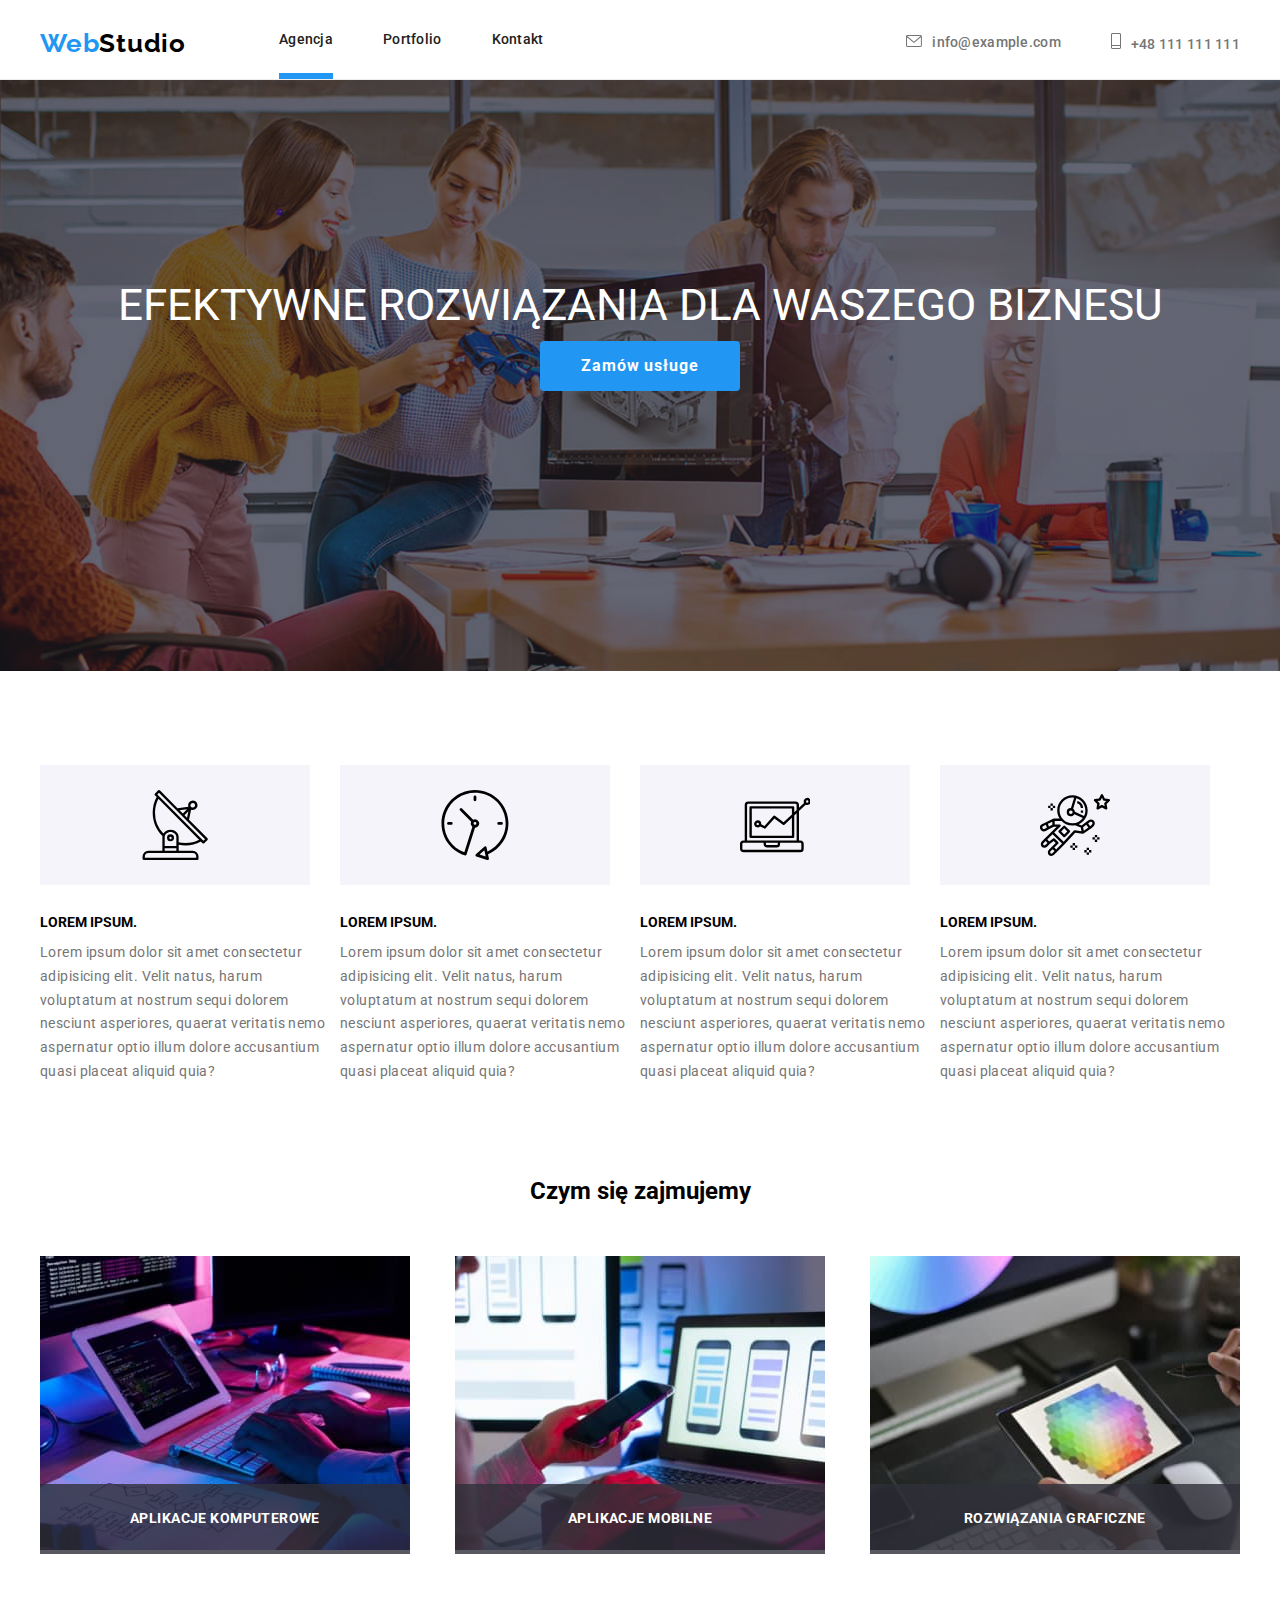
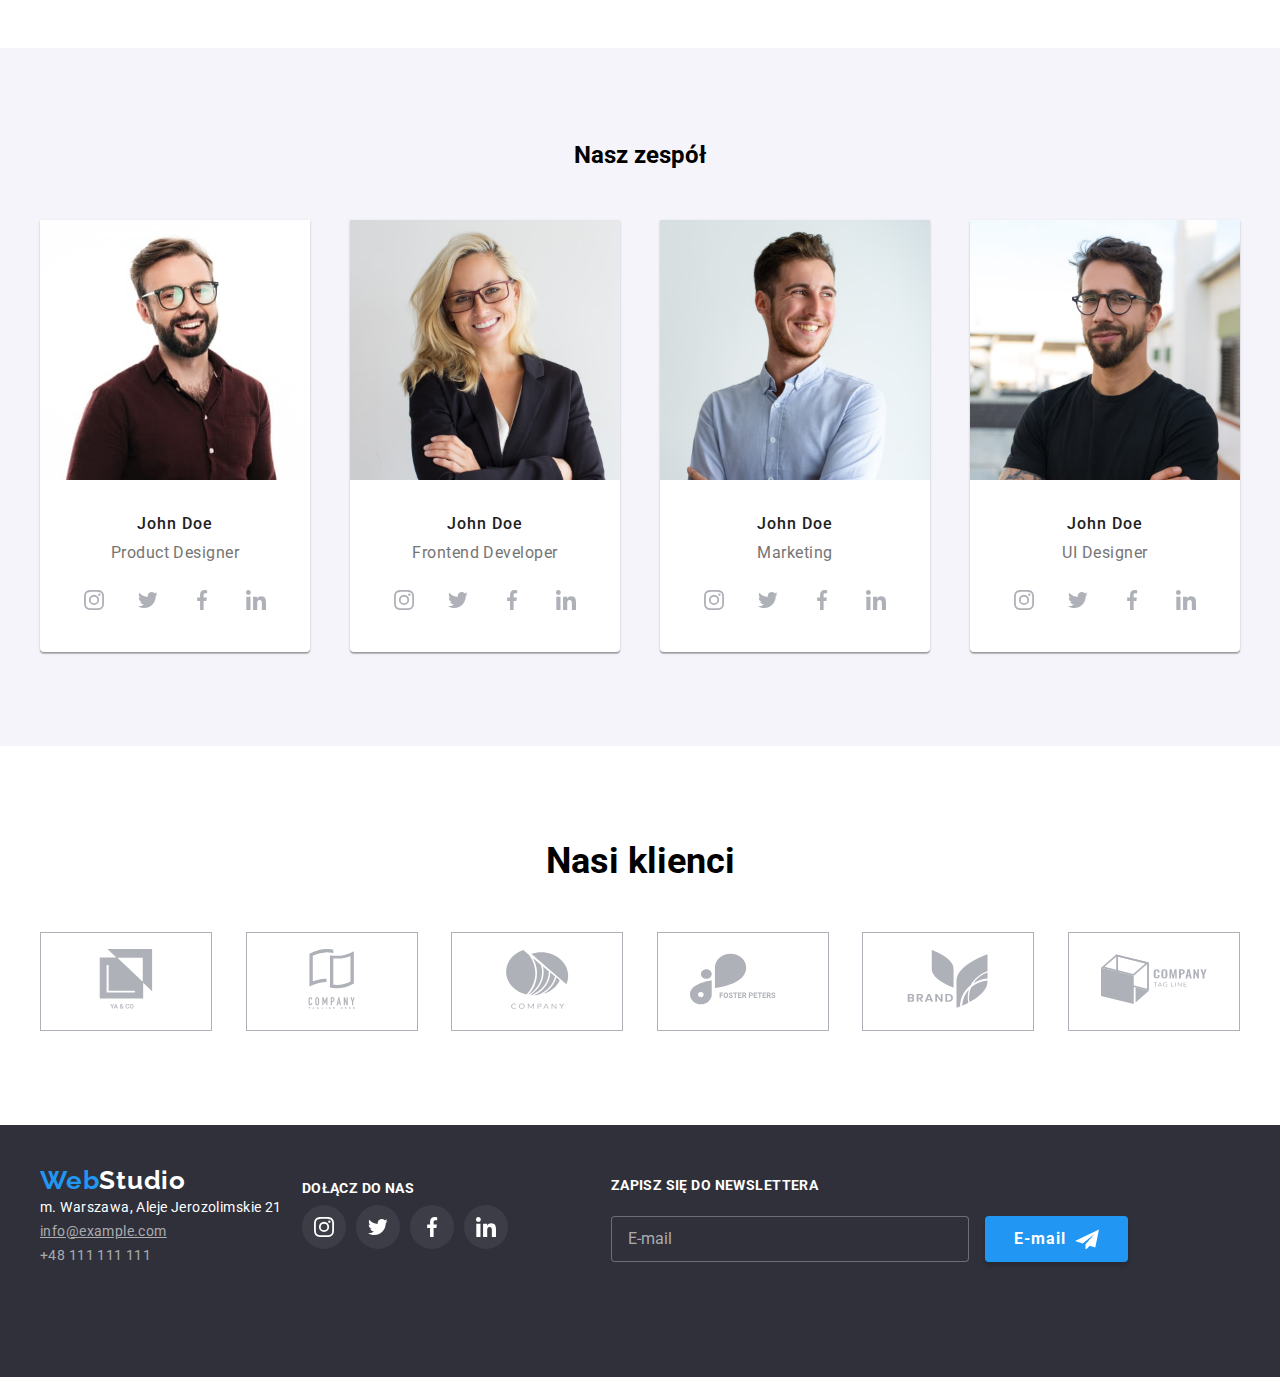
<file: index.html>
<!DOCTYPE html>
<html lang="en">

<head>
  <meta charset="UTF-8" />
  <meta http-equiv="X-UA-Compatible" content="IE=edge" />
  <meta name="viewport" content="width=device-width, initial-scale=1.0" />
  <title>goit-markup-hw-05</title>
  <link href="https://fonts.googleapis.com/css2?family=Raleway:wght@700&family=Roboto:wght@400;500;700;900&display=swap"
    rel="stylesheet" />
  <link rel="stylesheet" href="https://cdnjs.cloudflare.com/ajax/libs/modern-normalize/1.1.0/modern-normalize.css" />
  <link rel="stylesheet" href="./css/styles.css" />
</head>

<body>
  <header class="header">
    <div class="container nav-flex">
      <nav class="header-nav"></nav>
      <a href="index.html" class="link logo-blue">Web<span class="logo-black">Studio</span></a>
      <ul class="header-nav-list list">
        <li class="header-nav-item">
          <a href="index.html" class="link agencja-button active">Agencja</a>
        </li>
        <li class="header-nav-item">
          <a href="portfolio.html" class="link portfolio-button">Portfolio</a>
        </li>
        <li class="header-nav-item"><a href="Kontakt" class="link kontakty-button">Kontakt</a></li>
      </ul>
      </nav>
      <ul class="header-contact-list list">
        <li class="header-contact-item">
          <a href="mailto:info@example.com" class="link address-header"><svg class="contact-icon" width="16"
              height="12">
              <use href="./images/icons.svg#icon-envelope"></use>
            </svg>info@example.com</a>
        </li>
        <li class="header-contact-item">
          <a href="tel:+48111111111" class="link address-header"><svg class="contact-icon" width="10" height="16">
              <use href="./images/icons.svg#icon-mobile"></use>
            </svg>+48 111 111 111</a>
        </li>
      </ul>
    </div>
  </header>
  <main>
    <section class="main-section">
      <h class="main-selection-h1">
        EFEKTYWNE ROZWIĄZANIA DLA WASZEGO BIZNESU
        </h1><br />
        <button class="button-main" type="button" data-modal-open>Zamów usługe</button>
    </section>
    <section class="middle-section">
      <div class="container">
        <ul class="list middle-list">
          <li class="middle-item">
            <div class="middle-icon">
              <svg class="features-icon" width="70" height="70">
                <use href="./images/icons.svg#icon-antenna"></use>
              </svg>
            </div>
            <h4 class="middle-title">Lorem ipsum.</h4>
            <p class="middle-text">
              Lorem ipsum dolor sit amet consectetur adipisicing elit. Velit
              natus, harum voluptatum at nostrum sequi dolorem nesciunt
              asperiores, quaerat veritatis nemo aspernatur optio illum dolore
              accusantium quasi placeat aliquid quia?
            </p>
          </li>
          <li class="middle-item">
            <div class="middle-icon">
              <svg class="features-icon" width="70" height="70">
                <use href="./images/icons.svg#icon-clock"></use>
              </svg>
            </div>

            <h4 class="middle-title">Lorem ipsum.</h4>
            <p class="middle-text">
              Lorem ipsum dolor sit amet consectetur adipisicing elit. Velit
              natus, harum voluptatum at nostrum sequi dolorem nesciunt
              asperiores, quaerat veritatis nemo aspernatur optio illum dolore
              accusantium quasi placeat aliquid quia?
            </p>
          </li>
          <li class="middle-item">
            <div class="middle-icon">
              <svg class="features-icon" width="70" height="70">
                <use href="./images/icons.svg#icon-diagram"></use>
              </svg>
            </div>
            <h4 class="middle-title">Lorem ipsum.</h4>
            <p class="middle-text">
              Lorem ipsum dolor sit amet consectetur adipisicing elit. Velit
              natus, harum voluptatum at nostrum sequi dolorem nesciunt
              asperiores, quaerat veritatis nemo aspernatur optio illum dolore
              accusantium quasi placeat aliquid quia?
            </p>
          </li>
          <li class="middle-item">
            <div class="middle-icon">
              <svg class="features-icon" width="70" height="70">
                <use href="./images/icons.svg#icon-astronaut"></use>
              </svg>
            </div>
            <h4 class="middle-title">Lorem ipsum.</h4>
            <p class="middle-text">
              Lorem ipsum dolor sit amet consectetur adipisicing elit. Velit
              natus, harum voluptatum at nostrum sequi dolorem nesciunt
              asperiores, quaerat veritatis nemo aspernatur optio illum dolore
              accusantium quasi placeat aliquid quia?
            </p>
          </li>
        </ul>
      </div>
    </section>
    <section class="work-section">
      <div class="container">
        <h2 class="section-title">Czym się zajmujemy</h2>
        <ul class="work-list list">
          <li class="work-item">
            <img src="images/ipad_chart_op.jpg" alt="Pisanie kodu na urządzeniach mobilnych" width="370" height="294" />
            <p class="work-text">APLIKACJE KOMPUTEROWE</p>
          </li>
          <li class="work-item">
            <img src="images/iphone_op.jpg" alt="Układanie layout na urządzenia mobilne" width="370" height="294" />
            <p class="work-text">APLIKACJE MOBILNE</p>
          </li>
          <li class="work-item">
            <img src="images/ipad_rgb_op.jpg" alt="Wybór kolorów z palety" width="370" height="294" />
            <p class="work-text">ROZWIĄZANIA GRAFICZNE</p>
          </li>
        </ul>
      </div>
    </section>
    <section class="team-section">
      <div class="container">
        <h2 class="section-title">Nasz zespół</h2>
        <ul class="team-list list">
          <li class="team-item">
            <img src="images/prod_designer_op.jpg" alt="Product Designer" width="270" height="260" />
            <div class="team-whole">
              <h3 class="team-people">John Doe</h3>
              <p class="team-possition">Product Designer</p>
              <ul class="social-list list">
                <li class="social-item">
                  <a class="social-link link" href="">
                    <svg class="social-icon" width="20" height="20">
                      <use href="./images/icons.svg#icon-instagram"></use>
                    </svg>
                  </a>
                </li>

                <li class="social-item">
                  <a class="social-link link" href="">
                    <svg class="social-icon" width="20" height="20">
                      <use href="./images/icons.svg#icon-twitter"></use>
                    </svg>
                  </a>
                </li>

                <li class="social-item">
                  <a class="social-link link" href="">
                    <svg class="social-icon" width="20" height="20">
                      <use href="./images/icons.svg#icon-facebook"></use>
                    </svg>
                  </a>
                </li>

                <li class="social-item">
                  <a class="social-link link" href="">
                    <svg class="social-icon" width="20" height="20">
                      <use href="./images/icons.svg#icon-linkedin"></use>
                    </svg>
                  </a>
                </li>
              </ul>
            </div>
          </li>
          <li class="team-item">
            <img src="images/developer_op.jpg" alt="Frontend Developer" width="270" height="260" />
            <div class="team-whole">
              <h3 class="team-people">John Doe</h3>
              <p class="team-possition">Frontend Developer</p>
              <ul class="social-list list">
                <li class="social-item">
                  <a class="social-link link" href="">
                    <svg class="social-icon" width="20" height="20">
                      <use href="./images/icons.svg#icon-instagram"></use>
                    </svg>
                  </a>
                </li>

                <li class="social-item">
                  <a class="social-link link" href="">
                    <svg class="social-icon" width="20" height="20">
                      <use href="./images/icons.svg#icon-twitter"></use>
                    </svg>
                  </a>
                </li>

                <li class="social-item">
                  <a class="social-link link" href="">
                    <svg class="social-icon" width="20" height="20">
                      <use href="./images/icons.svg#icon-facebook"></use>
                    </svg>
                  </a>
                </li>

                <li class="social-item">
                  <a class="social-link link" href="">
                    <svg class="social-icon" width="20" height="20">
                      <use href="./images/icons.svg#icon-linkedin"></use>
                    </svg>
                  </a>
                </li>
              </ul>
            </div>
          </li>
          <li class="team-item">
            <img src="images/masrketing_op.jpg" alt="Marketing" width="270" height="260" />
            <div class="team-whole">
              <h3 class="team-people">John Doe</h3>
              <p class="team-possition">Marketing</p>
              <ul class="social-list list">
                <li class="social-item">
                  <a class="social-link link" href="">
                    <svg class="social-icon" width="20" height="20">
                      <use href="./images/icons.svg#icon-instagram"></use>
                    </svg>
                  </a>
                </li>

                <li class="social-item">
                  <a class="social-link link" href="">
                    <svg class="social-icon" width="20" height="20">
                      <use href="./images/icons.svg#icon-twitter"></use>
                    </svg>
                  </a>
                </li>

                <li class="social-item">
                  <a class="social-link link" href="">
                    <svg class="social-icon" width="20" height="20">
                      <use href="./images/icons.svg#icon-facebook"></use>
                    </svg>
                  </a>
                </li>

                <li class="social-item">
                  <a class="social-link link" href="">
                    <svg class="social-icon" width="20" height="20">
                      <use href="./images/icons.svg#icon-linkedin"></use>
                    </svg>
                  </a>
                </li>
              </ul>
            </div>
          </li>
          <li class="team-item">
            <img src="images/ui_designer_op.jpg" alt="UI Designer" width="270" height="260" />
            <div class="team-whole">
              <h3 class="team-people">John Doe</h3>
              <p class="team-possition">UI Designer</p>
              <ul class="social-list list">
                <li class="social-item">
                  <a class="social-link link" href="">
                    <svg class="social-icon" width="20" height="20">
                      <use href="./images/icons.svg#icon-instagram"></use>
                    </svg>
                  </a>
                </li>

                <li class="social-item">
                  <a class="social-link link" href="">
                    <svg class="social-icon" width="20" height="20">
                      <use href="./images/icons.svg#icon-twitter"></use>
                    </svg>
                  </a>
                </li>

                <li class="social-item">
                  <a class="social-link link" href="">
                    <svg class="social-icon" width="20" height="20">
                      <use href="./images/icons.svg#icon-facebook"></use>
                    </svg>
                  </a>
                </li>

                <li class="social-item">
                  <a class="social-link link" href="">
                    <svg class="social-icon" width="20" height="20">
                      <use href="./images/icons.svg#icon-linkedin"></use>
                    </svg>
                  </a>
                </li>
              </ul>
            </div>
          </li>
        </ul>
      </div>
    </section>
    <section class="client-section">
      <div class="container">
        <h2 class="client-title">Nasi klienci</h2>
        <ul class="client-list list">
          <li class="client-item">
            <a class="client-link link" href="">
              <svg class="client-icon" width="106" height="60">
                <use href="./images/icons.svg#icon-yaco"></use>
              </svg>
            </a>
          </li>

          <li class="client-item">
            <a class="client-link link" href="">
              <svg class="client-icon" width="106" height="60">
                <use href="./images/icons.svg#icon-company"></use>
              </svg>
            </a>
          </li>

          <li class="client-item">
            <a class="client-link link" href="">
              <svg class="client-icon" width="106" height="60">
                <use href="./images/icons.svg#icon-company2"></use>
              </svg>
            </a>
          </li>

          <li class="client-item">
            <a class="client-link link" href="">
              <svg class="client-icon" width="106" height="60">
                <use href="./images/icons.svg#icon-foster"></use>
              </svg>
            </a>
          </li>

          <li class="client-item">
            <a class="client-link link" href="">
              <svg class="client-icon" width="106" height="60">
                <use href="./images/icons.svg#icon-brand"></use>
              </svg>
            </a>
          </li>

          <li class="client-item">
            <a class="client-link link" href="">
              <svg class="client-icon" width="106" height="60">
                <use href="./images/icons.svg#icon-tag"></use>
              </svg>
            </a>
          </li>
        </ul>
      </div>
    </section>
  </main>
  <footer class="footer">
    <div class="container">
      <div class="footer-con">
        <div>
          <a href="index.html" class="link logo-blue">Web<span class="logo-white">Studio</span></a>
          <address class="">
            <ul class="list">
              <li class="address-footer">m. Warszawa, Aleje Jerozolimskie 21</li>
              <li>
                <a href="mailto:info@example.com" class="link link-footer">info@example.com</a>
              </li>
              <li>
                <a href="tel:+48111111111" class="link footer-tel">+48 111 111 111</a>
              </li>
            </ul>
          </address>
        </div>
        <div class="footer-social-flex">
          <p class="footer-p-text">DOŁĄCZ DO NAS</p>
          <ul class="footer-list list">
            <li>
              <a class="footer-link" href="https://www.instagram.com/">
                <svg class="footer-icon" width="20" height="20">
                  <use href="./images/icons.svg#icon-instagram"></use>
                </svg>
              </a>
            </li>
            <li>
              <a class="footer-link" href="https://twitter.com/">
                <svg class="footer-icon" width="20" height="20">
                  <use href="./images/icons.svg#icon-twitter"></use>
                </svg>
              </a>
            </li>
            <li>
              <a class="footer-link" href="https://www.facebook.com/">
                <svg class="footer-icon" width="20" height="20">
                  <use href="./images/icons.svg#icon-facebook"></use>
                </svg>
              </a>
            </li>
            <li>
              <a class="footer-link" href="https://www.linkedin.com/">
                <svg class="footer-icon" width="20" height="20">
                  <use href="./images/icons.svg#icon-linkedin"></use>
                </svg>
              </a>
            </li>
          </ul>
        </div>
        <div class="footer-submit">
          <p class="footer-submit-text">ZAPISZ SIĘ DO NEWSLETTERA</p>
          <div class="footer-submit-form">
            <label class="footer-submit-label" for="submit-mail"></label>
            <input class="footer-submit-input" type="email" name="submit-mail" id="submit-mail" placeholder="E-mail">
            <button class="footer-submit-btn" type="submit">E-mail</button>
          </div>
      </div>
    </div>
  </footer>
  <div class="backdrop is-hidden" data-modal>
    <div class="modal">
        <button type="button" class="close-btn" data-modal-close>
          <svg class= width="11" height="11">
            <use href="./images/icons.svg#icon-vector"></use>
          </svg>
        </button>
        <form class="form">
          <span class="form-title">Zostaw swoje dane w formularzu poniżej</span>
               
          <div class="form-field top-title">
            <label class="form-label" for="name">Imie</label>
            <input class="form-input" type="text" name="name" id="name" required>
            <svg class="input-icon" width="12" height="12">
              <use
                  href="./images/icons.svg#icon-name"
              ></use>
            </svg>
          </div>
          <div class="form-field">
            <label class="form-label" for="tel">Telefon</label>
            <input class="form-input" type="tel" name="tel" id="tel" required>
            <svg class="input-icon" width="12" height="12">
              <use
                  href="./images/icons.svg#icon-tel"
              ></use>
            </svg>
          </div>
          <div class="form-field">
            <label class="form-label" for="email">Email</label>
            <input class="form-input" type="email" name="email" id="email" required>
            <svg class="input-icon" width="12" height="12">
              <use
                  href="./images/icons.svg#icon-mail"
              ></use>
            </svg>
          </div>
          <div class="form-field">
            <label class="comment-label" for="comment">Komentarz</label>
            <textarea class="comment" name="comment" id="comment" rows="9" placeholder="Wprowadź tekst"></textarea>
          </div>
          <div class="form-field-chek">
            
            <label class="policy-label" for="policy"></a> 
              <input class="form-checkbox" type="checkbox" name="policy" id="policy" required>
              <span class="icon-chek"></span>
              Oświadczam iż akceptuję <a class="policy-link" href=" ">Regulamin</a>&nbsp;i<a class="policy-link" href="">Politykę Prywatności</a>
            </label>
          </div>
          <button class="form-btn" type="submit">Wyślij</button>
        </form>
    </div>
  </div>
  <script src="./js/modal.js"></script>
</body>

</html>
</file>
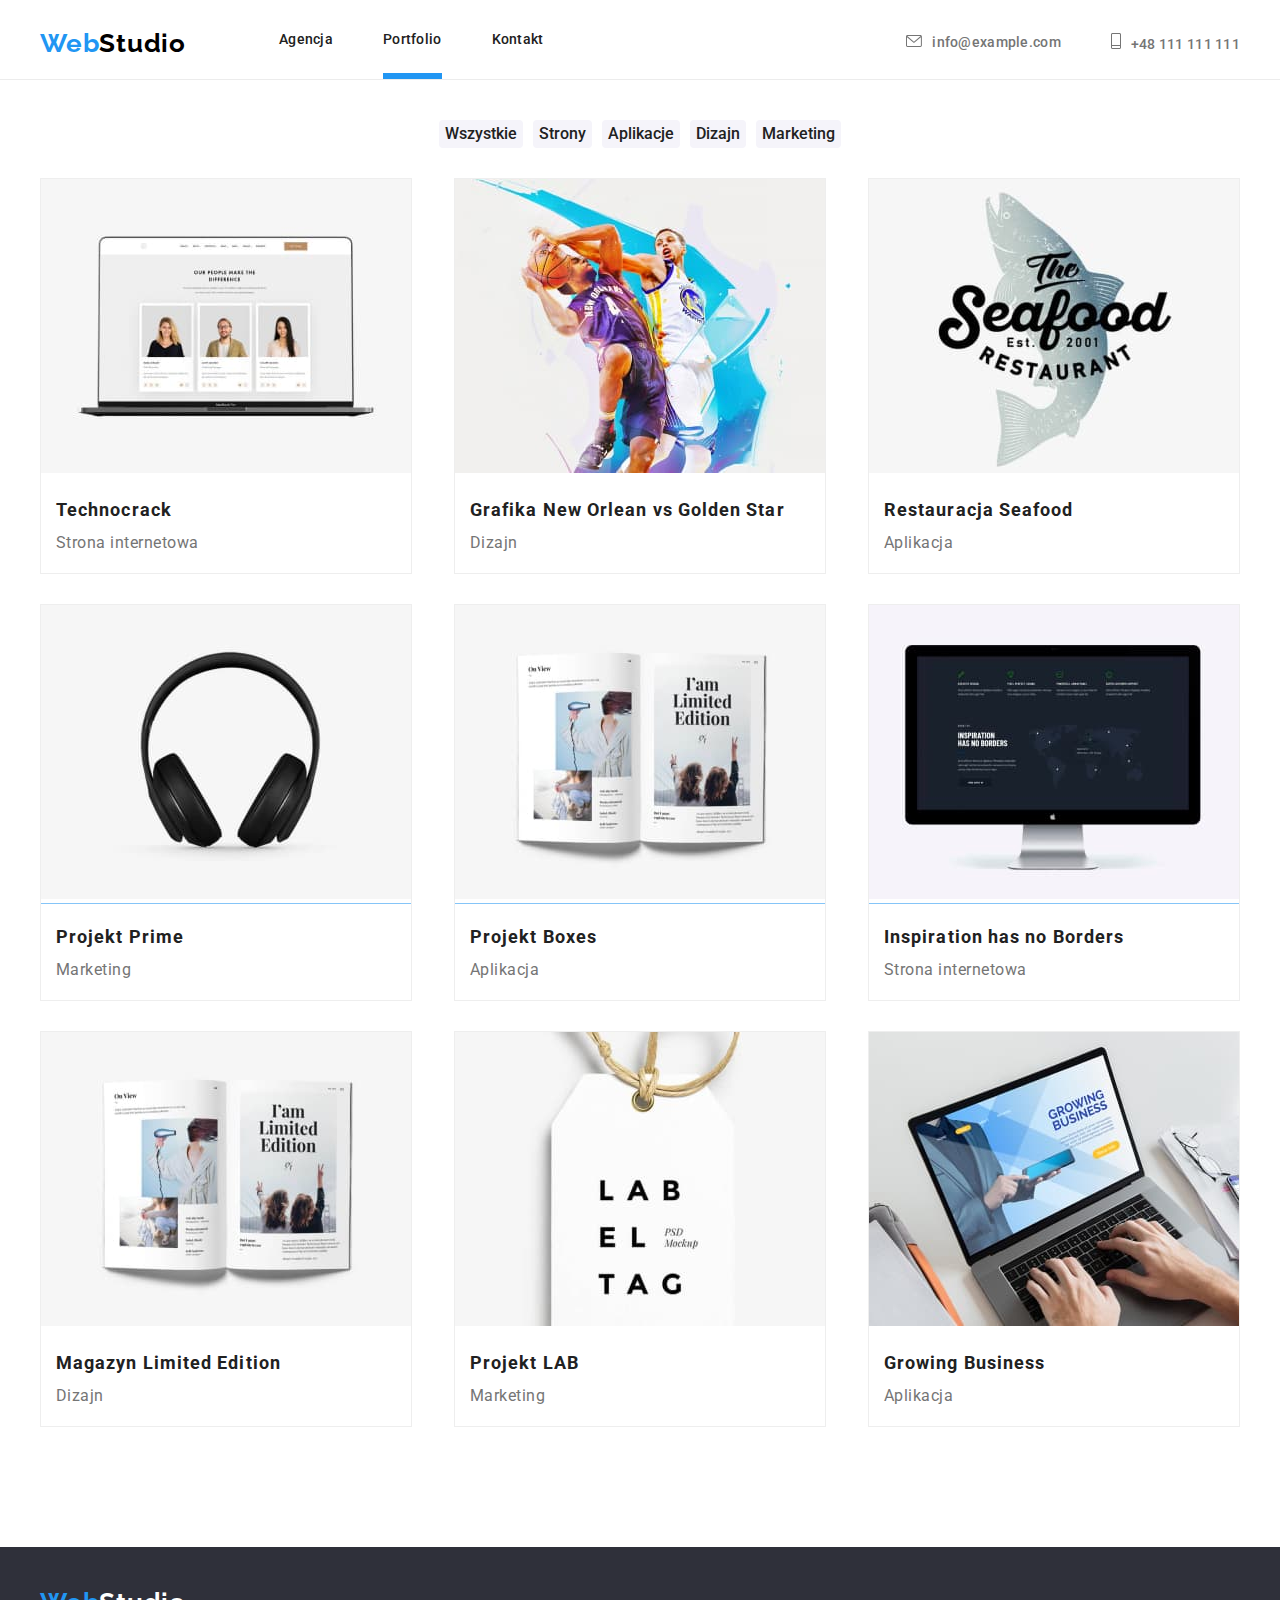
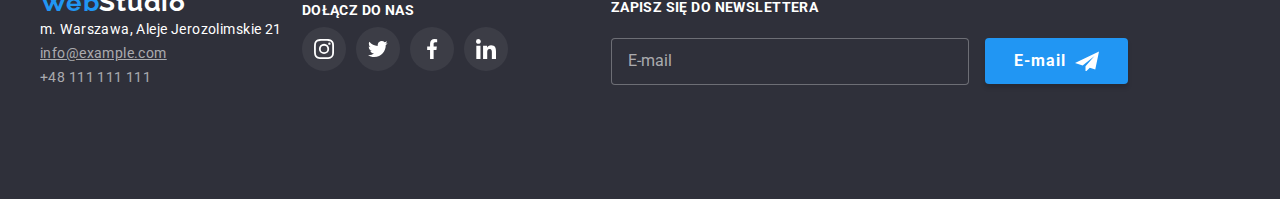
<file: portfolio.html>
<!DOCTYPE html>
<html lang="en">

<head>
  <meta charset="UTF-8" />
  <meta http-equiv="X-UA-Compatible" content="IE=edge" />
  <meta name="viewport" content="width=device-width, initial-scale=1.0" />
  <title>goit-markup-hw-05</title>
  <link href="https://fonts.googleapis.com/css2?family=Raleway:wght@700&family=Roboto:wght@400;500;700;900&display=swap"
    rel="stylesheet" />
    <link rel="stylesheet" href="https://cdnjs.cloudflare.com/ajax/libs/modern-normalize/1.1.0/modern-normalize.css" />
  <link rel="stylesheet" href="./css/styles.css" />
</head>

<body>
  <header class="header">
    <div class="container nav-flex">
      <nav class="header-nav"></nav>
      <a href="index.html" class="link logo-blue">Web<span class="logo-black">Studio</span></a>

      <ul class="header-nav-list list">
        <li class="header-nav-item">
          <a href="index.html" class="link agencja-button">Agencja</a>
        </li>
        <li class="header-nav-item">
          <a href="portfolio.html" class="link portfolio-button active">Portfolio</a>
        </li>
        <li class="header-nav-item"><a href="Kontakt" class="link kontakty-button">Kontakt</a></li>
      </ul>
      </nav>
      <ul class="header-contact-list list">
        <li class="header-contact-item">
          <a href="mailto:info@example.com" class="link address-header"><svg class="contact-icon" width="16"
              height="12">
              <use href="./images/icons.svg#icon-envelope"></use>
            </svg>info@example.com</a>
        </li>
        <li class="header-contact-item">
          <a href="tel:+48111111111" class="link address-header"><svg class="contact-icon" width="10" height="16">
              <use href="./images/icons.svg#icon-mobile"></use>
            </svg>+48 111 111 111</a>
        </li>
      </ul>
    </div>
  </header>
  <main>
    <section class="portfolio-section">
      <div class="container">
        <ul class="list portfolio-button-list">
          <li class="portfolio-button-space"><button class="button" type="button">Wszystkie</button></li>
          <li class="portfolio-button-space"><button class="button" type="button">Strony</button></li>
          <li class="portfolio-button-space"><button class="button" type="button">Aplikacje</button></li>
          <li class="portfolio-button-space"><button class="button" type="button">Dizajn</button></li>
          <li class="portfolio-button-space"><button class="button" type="button">Marketing</button></li>
        </ul>
      </div>
    </section>
    <section>
      <div class="container">
        <ul class="list portfolio-list">
          <li class="portfolio-item">
            <div class="portfolio-pop">
            <img src="images/laptop_op.jpg" alt="Laptop" width="370" height="294" />
            <div class="portfolio-overlay">
              <p class="portfolio-text">Lorem ipsum dolor sit, amet consectetur adipisicing elit. Animi exercitationem maiores doloremque ut, culpa itaque, laboriosam id, voluptate voluptas molestiae ratione vero accusantium alias odio doloribus at amet dolorem beatae.</p>
            </div>
          </div>
            <div class="portfolio-border">
              <h3 class="link">Technocrack</h3>
              <p class="link">Strona internetowa</p>
            </div>
          </li>
          <li class="portfolio-item">
            <div class="portfolio-pop">
            <img src="images/basketball_op.jpg" alt="Playing basketball" width="370" height="294" />
            <div class="portfolio-overlay">
              <p class="portfolio-text">Lorem ipsum dolor sit, amet consectetur adipisicing elit. Animi exercitationem maiores doloremque ut, culpa itaque, laboriosam id, voluptate voluptas molestiae ratione vero accusantium alias odio doloribus at amet dolorem beatae.</p>
            </div>
          </div>
            <div class="portfolio-border">
              <h3 class="link">Grafika New Orlean vs Golden Star</h3>
              <p class="link">Dizajn</p>
            </div>
          </li>
          <li class="portfolio-item">
            <div class="portfolio-pop">
            <img src="images/seafood_op.jpg" alt="Seafood poster" width="370" height="294" />
            <div class="portfolio-overlay">
              <p class="portfolio-text">Lorem ipsum dolor sit, amet consectetur adipisicing elit. Animi exercitationem maiores doloremque ut, culpa itaque, laboriosam id, voluptate voluptas molestiae ratione vero accusantium alias odio doloribus at amet dolorem beatae.</p>
            </div>
          </div>
            <div class="portfolio-border">
              <h3 class="link">Restauracja Seafood</h3>
              <p class="link">Aplikacja</p>
            </div>
          </li>
          <li class="portfolio-item">
            <div class="portfolio-pop">
            <img src="images/headphones_op.jpg" alt="Headphones" width="370" height="294" />
            <div class="portfolio-overlay">
              <p class="portfolio-text">Lorem ipsum dolor sit, amet consectetur adipisicing elit. Animi exercitationem maiores doloremque ut, culpa itaque, laboriosam id, voluptate voluptas molestiae ratione vero accusantium alias odio doloribus at amet dolorem beatae.</p>
            </div>
          </div>
            <div class="portfolio-border">
              <h3 class="link">Projekt Prime</h3>
              <p class="link">Marketing</p>
            </div>
          </li>
          <li class="portfolio-item">
            <div class="portfolio-pop">
            <img src="images/book_op.jpg" alt="Box" width="370" height="294" />
            <div class="portfolio-overlay">
              <p class="portfolio-text">Lorem ipsum dolor sit, amet consectetur adipisicing elit. Animi exercitationem maiores doloremque ut, culpa itaque, laboriosam id, voluptate voluptas molestiae ratione vero accusantium alias odio doloribus at amet dolorem beatae.</p>
            </div>
          </div>
            <div class="portfolio-border">
              <h3 class="link">Projekt Boxes</h3>
              <p class="link">Aplikacja</p>
            </div>
          </li>
          <li class="portfolio-item">
            <div class="portfolio-pop">
            <img src="images/imac_op.jpg" alt="iMac" width="370" height="294" />
            <div class="portfolio-overlay">
              <p class="portfolio-text">Lorem ipsum dolor sit, amet consectetur adipisicing elit. Animi exercitationem maiores doloremque ut, culpa itaque, laboriosam id, voluptate voluptas molestiae ratione vero accusantium alias odio doloribus at amet dolorem beatae.</p>
            </div>
          </div>
            <div class="portfolio-border">
              <h3 class="link">Inspiration has no Borders</h3>
              <p class="link">Strona internetowa</p>
            </div>
          </li>
          <li class="portfolio-item">
            <div class="portfolio-pop">
            <img src="images/book_op.jpg" alt="Book" width="370" height="294" />
            <div class="portfolio-overlay">
              <p class="portfolio-text">Lorem ipsum dolor sit, amet consectetur adipisicing elit. Animi exercitationem maiores doloremque ut, culpa itaque, laboriosam id, voluptate voluptas molestiae ratione vero accusantium alias odio doloribus at amet dolorem beatae.</p>
            </div>
          </div>
            <div class="portfolio-border">
              <h3 class="link">Magazyn Limited Edition</h3>
              <p class="link">Dizajn</p>
            </div>
          </li>
          <li class="portfolio-item">
            <div class="portfolio-pop">
            <img src="images/label_op.jpg" alt="Label" width="370" height="294" />
            <div class="portfolio-overlay">
              <p class="portfolio-text">Lorem ipsum dolor sit, amet consectetur adipisicing elit. Animi exercitationem maiores doloremque ut, culpa itaque, laboriosam id, voluptate voluptas molestiae ratione vero accusantium alias odio doloribus at amet dolorem beatae.</p>
            </div>
          </div>
            <div class="portfolio-border">
              <h3 class="link">Projekt LAB</h3>
              <p class="link">Marketing</p>
            </div>
          </li>
          <li class="portfolio-item">
            <div class="portfolio-pop">
            <img src="images/laptop-writing_op.jpg" alt="Writing on laptop" width="370" height="294" />
            <div class="portfolio-overlay">
              <p class="portfolio-text">Lorem ipsum dolor sit, amet consectetur adipisicing elit. Animi exercitationem maiores doloremque ut, culpa itaque, laboriosam id, voluptate voluptas molestiae ratione vero accusantium alias odio doloribus at amet dolorem beatae.</p>
            </div>
          </div>
            <div class="portfolio-border">
              <h3 class="link">Growing Business</h3>
              <p class="link">Aplikacja</p>
            </div>
          </li>
        </ul>
      </div>
    </section>
  </main>
  <footer class="footer">
    <div class="container">
      <div class="footer-con">
        <div>
          <a href="index.html" class="link logo-blue">Web<span class="logo-white">Studio</span></a>
          <address class="">
            <ul class="list">
              <li class="address-footer">m. Warszawa, Aleje Jerozolimskie 21</li>
              <li>
                <a href="mailto:info@example.com" class="link link-footer">info@example.com</a>
              </li>
              <li>
                <a href="tel:+48111111111" class="link footer-tel">+48 111 111 111</a>
              </li>
            </ul>
          </address>
        </div>
        <div class="footer-social-flex">
          <p class="footer-p-text">DOŁĄCZ DO NAS</p>
          <ul class="footer-list list">
            <li>
              <a class="footer-link" href="https://www.instagram.com/">
                <svg class="footer-icon" width="20" height="20">
                  <use href="./images/icons.svg#icon-instagram"></use>
                </svg>
              </a>
            </li>
            <li>
              <a class="footer-link" href="https://twitter.com/">
                <svg class="footer-icon" width="20" height="20">
                  <use href="./images/icons.svg#icon-twitter"></use>
                </svg>
              </a>
            </li>
            <li>
              <a class="footer-link" href="https://www.facebook.com/">
                <svg class="footer-icon" width="20" height="20">
                  <use href="./images/icons.svg#icon-facebook"></use>
                </svg>
              </a>
            </li>
            <li>
              <a class="footer-link" href="https://www.linkedin.com/">
                <svg class="footer-icon" width="20" height="20">
                  <use href="./images/icons.svg#icon-linkedin"></use>
                </svg>
              </a>
            </li>
          </ul>
        </div>
        <div class="footer-submit">
          <p class="footer-submit-text">ZAPISZ SIĘ DO NEWSLETTERA</p>
          <div class="footer-submit-form">
            <label class="footer-submit-label" for="submit-mail"></label>
            <input class="footer-submit-input" type="email" name="submit-mail" id="submit-mail" placeholder="E-mail">
            <button class="footer-submit-btn" type="submit">E-mail</button>
          </div>
      </div>
    </div>
  </footer>
  <script src="js/modal.js"></script>
</body>

</html>
</file>
<file: css/styles.css>
h1,
h2,
h3,
h4,
h5,
h6,
p,
ul {
  margin: 0;
  padding: 0;
}

.container {
  width: 1200px;
  margin-left: auto;
  margin-right: auto;
}

.header {
  border-bottom: 1px solid #ececec;
  height: 80px;
}

.header-nav {
  display: flex;
  align-items: center;
}

.nav-flex {
  display: flex;
  align-items: center;
}

.header-nav-list {
  display: flex;
  margin-left: 93px;
}

.header-nav-item:not(:last-child) {
  margin-right: 50px;
}

body {
  font-family: "Roboto";
  font-style: normal;
  background: #ffffff;
}

.link {
  text-decoration: none;
}

.list {
  list-style: none;
}

.logo-blue {
  font-family: "Raleway";
  font-weight: 700;
  font-size: 26px;
  line-height: 1.19;
  letter-spacing: 0.03em;
  color: #2196f3;
}

.logo-black {
  font-family: "Raleway";
  font-weight: 700;
  font-size: 26px;
  line-height: 1.19;
  letter-spacing: 0.03em;
  color: #000000;
}

.logo-white {
  font-family: "Raleway";
  font-weight: 700;
  font-size: 26px;
  line-height: 1.19;
  letter-spacing: 0.03em;
  color: #ffffff;
}

.agencja-button {
  display: block;
  padding-top: 32px;
  padding-bottom: 32px;
  font-weight: 500;
  font-size: 14px;
  line-height: 1.14;
  letter-spacing: 0.02em;
  color: #212121;
  transition: color 250ms cubic-bezier(0.4, 0, 0.2, 1);
}

.portfolio-button {
  display: block;
  padding-top: 32px;
  padding-bottom: 32px;

  font-weight: 500;
  font-size: 14px;
  line-height: 1.14;
  letter-spacing: 0.02em;
  color: #212121;
  transition: color 250ms cubic-bezier(0.4, 0, 0.2, 1);
}

.kontakty-button {
  display: block;
  padding-top: 32px;
  padding-bottom: 32px;

  font-weight: 500;
  font-size: 14px;
  line-height: 1.14;
  letter-spacing: 0.02em;
  color: #212121;
  transition: color 250ms cubic-bezier(0.4, 0, 0.2, 1);
}

.header-contact-list {
  display: flex;
  margin-left: auto;
}

.header-contact-item {
  margin-left: 50px;
}

.button {
  font-family: "Roboto";
  font-weight: 500;
  font-size: 16px;
  line-height: 1.625;
  letter-spacing: 3%;
  border-radius: 4px;
  border-color: #f5f4fa;
  border-style: none;
  background-color: #f5f4fa;
  color: #212121;
  cursor: pointer;
}

.button:hover,
.button:focus {
  background-color: #2196f3;
  color: #ffffff;
}

.link:hover,
.link:focus {
  text-decoration: none;
  color: #2196f3;
}

.link-color {
  color: #757575;
}

.link-footer {
  font-style: normal;
  font-weight: 400;
  font-size: 14px;
  line-height: 1.71;
  letter-spacing: 0.03em;
  text-decoration-line: underline;
  color: rgba(255, 255, 255, 0.6);
}

.footer-tel {
  font-style: normal;
  font-weight: 400;
  font-size: 14px;
  line-height: 1.71;
  letter-spacing: 0.03em;
  text-decoration-line: none;
  color: rgba(255, 255, 255, 0.6);
}

.footer {
  display: flex;
  background-color: #2f303a;
  padding-top: 20px;
  padding-bottom: 20px;
  height: 252px;
}

.footer-con {
  margin-top: 20px;
}

.footer-flex {
  display: flex;
}

.address-footer {
  font-style: normal;
  font-weight: 400;
  font-size: 14px;
  line-height: 1.71;
  letter-spacing: 0.03em;
  color: #ffffff;
  transition: color 250ms cubic-bezier(0.4, 0, 0.2, 1);
}

.address-header {
  font-style: normal;
  font-weight: 500;
  font-size: 14px;
  line-height: 1.14;
  letter-spacing: 0.02em;
  color: #757575;
  transition: color 250ms cubic-bezier(0.4, 0, 0.2, 1);
}

h3 {
  font-weight: 700;
  font-size: 18px;
  line-height: 2;
  letter-spacing: 0.06em;
  color: #212121;
}

p {
  font-weight: 400;
  font-size: 16px;
  line-height: 1.875;
  letter-spacing: 0.03em;
  color: #757575;
}

.main-section {
  font-size: 44px;
  padding-top: 200px;
  padding-bottom: 280px;
  max-height: 600px;
  max-width: 1600px;
  margin-left: auto;
  margin-right: auto;
  background-position: center;
  color: #ffffff;
  text-align: center;
  background-image: linear-gradient(to right,
      rgba(47, 48, 58, 0.4),
      rgba(47, 48, 58, 0.4)),
    url(../images/main.jpg);
  background-color: var(--hero-background-color);
  background-repeat: no-repeat;
  background-position: center;
  background-size: cover;
}

.main-section-h1 {
  margin-left: auto;
  margin-right: auto;
  max-width: 696px;
  font-weight: 900;
  line-height: 1.36;
  letter-spacing: 0.06em;
  text-transform: uppercase;
}

.middle-section {
  padding-top: 94px;
  padding-bottom: 94px;
}

.middle-list {
  display: flex;
  justify-content: space-between;
}

.middle-title {
  margin-bottom: 10px;
  font-weight: 700;
  font-size: 14px;
  line-height: 1.14;
  text-transform: uppercase;
}

.middle-text {
  font-size: 14px;
  line-height: 1.71;
}

.work-section {
  padding-bottom: 94px;
}

.work-list {
  display: flex;
  justify-content: space-between;
}

.work-item {
  position: relative;
}

.work-text {
  width: 100%;
  position: absolute;
  bottom: 0px;
  left: 0px;
  padding: 27px 0px 27px 0px;
  font-weight: 700;
  font-size: 14px;
  line-height: 1.14;
  text-align: center;
  text-transform: uppercase;
  color: #ffffff;
  background-color: rgba(47, 48, 58, 0.8);
}

.section-title {
  margin-bottom: 50px;
  text-align: center;
}

.team-section {
  padding-top: 94px;
  padding-bottom: 94px;
  background-color: #f5f4fa;
}

.team-list {
  display: flex;
  justify-content: space-between;
}

.team-item {
  box-sizing: border-box;
  background-color: #ffffff;
  box-shadow: 0px 1px 3px rgba(0, 0, 0, 0.12), 0px 1px 1px rgba(0, 0, 0, 0.14),
    0px 2px 1px rgba(0, 0, 0, 0.2);
  border-radius: 0px 0px 4px 4px;
}

.team-whole {
  padding: 30px 0px;
}

.team-people {
  font-weight: 500;
  font-size: 16px;
  line-height: 1.19;
  text-align: center;
}

.team-possition {
  margin-top: 10px;

  font-size: 16px;
  line-height: 1.19;
  text-align: center;
}

.button-main {
  font-family: "Roboto";
  font-weight: 700;
  font-size: 16px;
  line-height: 1.88;
  letter-spacing: 0.06em;
  border-radius: 4px;
  display: inline-block;
  min-width: 200px;
  border: 1px solid transparent;
  padding: 10px 32px;
  align-items: center;
  text-align: center;
  border-color: #f5f4fa;
  border-style: none;
  background-color: #2196f3;
  color: #ffffff;
  cursor: pointer;
  transition: background-color 250ms cubic-bezier(0.4, 0, 0.2, 1),
    color 250ms cubic-bezier(0.4, 0, 0.2, 1);
}

.button-main:hover,
.button-main:focus {
  background-color: #2196f3;
  color: #ffffff;
}

.font-name {
  font-weight: 500;
  font-size: 16px;
  line-height: 1.19;
  letter-spacing: 0.03em;
  color: #212121;
}

.font-possition {
  font-weight: 400;
  font-size: 16px;
  line-height: 1.19;
  letter-spacing: 0.03em;
  color: #757575;
}

.portfolio-section {
  padding-top: 10px;
  padding-bottom: 30px;
}

.portfolio-button-list {
  display: flex;
  justify-content: center;
  margin-top: 30px;
  margin-left: 862;
}

.portfolio-list {
  display: flex;
  flex-wrap: wrap;
  justify-content: space-between;
  padding-bottom: 90px;
}

.portfolio-item {
  box-sizing: border-box;
  border: 1px solid;
  border-color: #eeeeee;
  background-color: #ffffff;
  margin-bottom: 30px;
}

.portfolio-item:hover,
.portfolio-item:focus {
  box-shadow: 0px 3px 1px rgba(0, 0, 0, 0.1), 0px 1px 2px rgba(0, 0, 0, 0.08),
    0px 2px 2px rgba(0, 0, 0, 0.12);
  cursor: pointer;
}

.portfolio-trans {
  border: 1px solid #eeeeee;
  border-top: transparent;
  padding: 20px 24px;
}

.portfolio-button-space:not(:last-child) {
  margin-right: 10px;
}

.portfolio-border {
  padding-left: 15px;
  padding-top: 15px;
  padding-bottom: 15px;
}

.contact-icon {
  margin-right: 10px;
  fill: currentColor;
}

.middle-icon {
  display: flex;
  width: 270px;
  height: 120px;
  align-items: center;
  justify-content: center;
  flex-direction: column;
  margin-bottom: 30px;
  background-color: #f5f4fa;
}

.social-list {
  display: flex;
  padding: 0px 32px;
  margin-top: 16px;
  list-style: none;
  justify-content: space-between;
  align-items: center;
}

.social-item {
  width: 44px;
  height: 44px;
}

.social-link {
  display: block;
  width: 44px;
  height: 44px;
  border-radius: 50%;
  color: #afb1b8;
  background-color: #ffffff;
  transition: background-color 250ms cubic-bezier(0.4, 0, 0.2, 1),
    color 250ms cubic-bezier(0.4, 0, 0.2, 1);
}

.social-link:hover,
.social-link:focus {
  color: #ffffff;
  background-color: #2196f3;
}

.social-icon {
  margin: 12px 0px 0px 12px;
  fill: currentColor;
}

.client-section {
  padding-top: 94px;
  padding-bottom: 94px;
}

.client-title {
  margin-bottom: 50px;
  font-weight: 700;
  font-size: 36px;
  line-height: 1.17;
  text-align: center;
}

.client-list {
  display: flex;
  list-style: none;
  justify-content: space-between;
  align-items: center;
}

.client-item {
  box-sizing: border-box;
}

.client-link {
  display: block;
  border: 1px solid #afb1b8;
  color: #afb1b8;
  background-color: #fff;
  padding: 16px 32px;
  transition: color 250ms cubic-bezier(0.4, 0, 0.2, 1);
}

.client-link:hover,
.client-link:focus {
  color: #2196f3;
  border-color: #2196f3;
}

.client-icon {
  fill: currentColor;
}

.footer-con {
  display: flex;
}

.footer-list {
  display: flex;
  padding: 0;
  margin-top: 0;
  list-style: none;
  justify-content: space-between;
  align-items: center;
}

.footer-social-flex {
  margin-left: 20px;
}

.footer-p-text {
  font-family: "Roboto";
  font-style: normal;
  font-weight: 700;
  font-size: 14px;
  line-height: 16px;
  letter-spacing: 0.03em;
  text-transform: uppercase;
  padding: 15px 0px 10px 0px;
  margin-bottom: 15px;
  color: #ffffff;
  width: 113px;
  height: 16px;
  left: 531px;
  top: 2751px;
}

.footer-link {
  width: 44px;
  height: 44px;
  display: block;
  border-radius: 50%;
  color: #ffffff;
  background-color: #ffffff10;
  margin-right: 10px;
  transition: background-color 250ms cubic-bezier(0.4, 0, 0.2, 1), color 250ms cubic-bezier(0.4, 0, 0.2, 1);
}

.footer-link:hover,
.footer-link:focus {
  color: #ffffff;
  background-color: #2196f3;
}

.footer-icon {
  margin: 12px 0px 0px 12px;
  fill: currentColor;

}

.modal {
  width: 528px;
  min-height: 581px;
  background-color: #ffffff;

  position: relative;
  transform: scale(1);
  transition: transform 250ms cubic-bezier(0.4, 0, 0.2, 1);
}

.backdrop {
  position: fixed;
  display: flex;
  align-items: center;
  justify-content: center;
  width: 100vw;
  height: 100vh;
  background-color: rgba(0, 0, 0, 0.2);
  top: 0;
  transition: opacity 250ms cubic-bezier(0.4, 0, 0.2, 1),
    visibility 250ms cubic-bezier(0.4, 0, 0.2, 1);
}

.backdrop.is-hidden {
  opacity: 0;
  visibility: hidden;
  pointer-events: none;
}

.backdrop.is-hidden .modal {
  transform: scale(2);
}

.modal {
  width: 528px;
  min-height: 581px;
  background-color: #ffffff;
  position: relative;
  transform: scale(1);
  transition: transform 250ms cubic-bezier(0.4, 0, 0.2, 1);
}

.close-btn {
  position: absolute;
  display: flex;
  align-items: center;
  justify-content: center;
  right: 8px;
  top: 8px;
  background-color: transparent;
  border-radius: 50%;
  width: 30px;
  height: 30px;
  border: 1px solid #000000;
  cursor: pointer;
}

.portfolio-pop {
  position: relative;
  overflow: hidden;
}

.portfolio-text {
  position: absolute;
  padding: 63px 24px;
  font-size: 18px;
  line-height: 1.56;
  top: 0;
  left: 0;
  color: #ffffff;
}

.portfolio-overlay {
  position: absolute;
  display: inline-block;
  content: "";
  top: 0;
  left: 0;
  width: 100%;
  height: 100%;
  background-color: rgba(33, 150, 243, 0.9);
  transform: translateY(100%);
  transition: transform 250ms cubic-bezier(0.4, 0, 0.2, 1);
}

.portfolio-item:hover .portfolio-overlay {
  transform: translateY(0);
}
.active::after {
  position: relative;
  content: " ";
  display: block;
  width: 100%;
  border: 3px solid #2196f3;
  background-color: #2196f3;
  bottom: -25px;
}

.form {
  width: 528px;
  margin-left: auto;
  margin-right: auto;
  padding: 40px;
}
.form-title {
  font-weight: 700;
  font-size: 20px;
  line-height: 1.15;
  text-align: center;
}
.top-title {
  margin-top: 12px;
}

.form-field{ 
  position: relative;
  display: flex;
  flex-direction: column;
  margin-bottom: 10px;
}
.form-label,
.comment-label {
  font-size: 12px;
  line-height: 1.17;
  letter-spacing: 0.01em;
  color: #757575;
  margin-bottom: 4px;
}

.form-input {
  width: 100%;
  margin: 0;
  padding: 11px 42px;
  border: 1px solid rgba(33, 33, 33, 0.2);
  border-radius: 4px;
  transition: border-color 250ms cubic-bezier(0.4, 0, 0.2, 1);
}

.form-input:hover,
.form-input:focus {
  outline: none;
  border-color: #2196f3;
}


.input-icon {
  position: absolute;
  top: 50%;
  left: 15px;
  transform: translateY(25%);
  display: inline-block;
  width: 12px;
  height: 12px;
  transition: fill 250ms cubic-bezier(0.4, 0, 0.2, 1);
}

.form-input:hover ~ .input-icon,
.form-input:focus ~ .input-icon {
  fill: #2196f3;
}

textarea {
  resize: none;
  border: 1px solid rgba(33, 33, 33, 0.2);
  border-radius: 4px;
  padding: 12px 16px;
  font-size: 12px;
  line-height: 1.17;
  letter-spacing: 0.01em;
  height: 120px;
  transition: border-color 250ms cubic-bezier(0.4, 0, 0.2, 1);
}

textarea:hover, 
textarea:focus {
  outline: none;
  border-color: #2196f3;
}

.comment::placeholder {
  font-size: 12px;
  line-height: 1.17;
  letter-spacing: 0.01em;
  color: rgba(117, 117, 117, 0,5);
}

.form-field-chek {
  padding-left: 14px;
  margin-top: 25px;
  margin-bottom: 30px;
}

.icon-chek {
  display: inline-block;
  width: 16px;
  height: 15px;
  border: 2px solid #212121;
  border-radius: 2px;
  margin-right: 7px;
 }

.form-checkbox {
  position: absolute;
  width: 1px;
  height: 1px;
  margin: -1px;
  padding: 0;
  overflow: hidden;
  border: 0;
  clip: rect(0 0 0 0);
}

.form-checkbox:checked + .icon-chek {
  background-image: url(../images/check.svg);
  background-position: center;
  background-repeat: no-repeat;
  background-color: #2196f3;
  background-origin: border-box;
  border-color: #2196f3;
}

.policy-label {
  display: flex;
  align-items: center;
  font-size: 14px;
  line-height: 1.71;
  color: #757575;
}

.policy-link {
  margin-left: 4px;
  color:   rgba(33, 150, 243, 1);
}

.form-btn {
  display: flex;
  align-items: center;
  justify-content: center;
  margin: 0 auto;
  padding: 10px 56px;
  border: none;
  border-radius: 4px;
  text-align: center;
  text-decoration: none;
  font-family: 'Roboto';
  font-style: normal;
  font-weight: 700;
  font-size: 16px;
  line-height: 1.87;
  letter-spacing: 0.06em;
  cursor: pointer;
  background-color: #2196f3;
  box-shadow: 0px 4px 4px rgba(0, 0, 0, 0.15);
  color:#ffffff;
  transition: background-color 250ms cubic-bezier(0.4, 0, 0.2, 1);
}

.form-btn:hover,
.form-btn:focus {
  background-color: #188CE8;
}
.footer-submit {
  margin-left: 93px;
}

.footer-submit-text {
  padding: 20px 0px 10px 0px;
  margin-bottom: 20px;
  font-weight: 700;
  font-size: 14px;
  line-height: 1.14px;
  text-transform: uppercase;
  color: #ffffff;
}

.footer-submit-input {
  width: 358px;
  margin: 0;
  padding: 13px 16px;
  border-radius: 4px;

  border: 1px solid rgba(255, 255, 255, 0.3);
  background-color: #2f303a;
  color: #ffffff;
}

.footer-submit-input::placeholder {
  font-size: 16px;
  line-height: 1.25;
  color: rgba(255, 255, 255, 0.6);
}

.footer-submit-btn {
  display: inline-flex;
  align-items: center;
  justify-content: center;
  border: none;
  margin: 0;
  padding: 8px 29px;
  border-radius: 4px;
  background-color: #2196f3;
  box-shadow: 0px 4px 4px rgba(0, 0, 0, 0.15);
  color: #ffffff;
  font-family: 'Roboto';
  font-style: normal;
  font-weight: 700;
  font-size: 16px;
  line-height: 1.87;
  letter-spacing: 0.06em;
  cursor: pointer;
  min-height: 43px;
  margin-left: 12px;
}

.footer-submit-btn::after {
  content: '';
  display: inline-block;
  width: 24px;
  height: 20px;
  margin-left: 10px;
  background-image: url(../images/send.svg);
}
</file>
